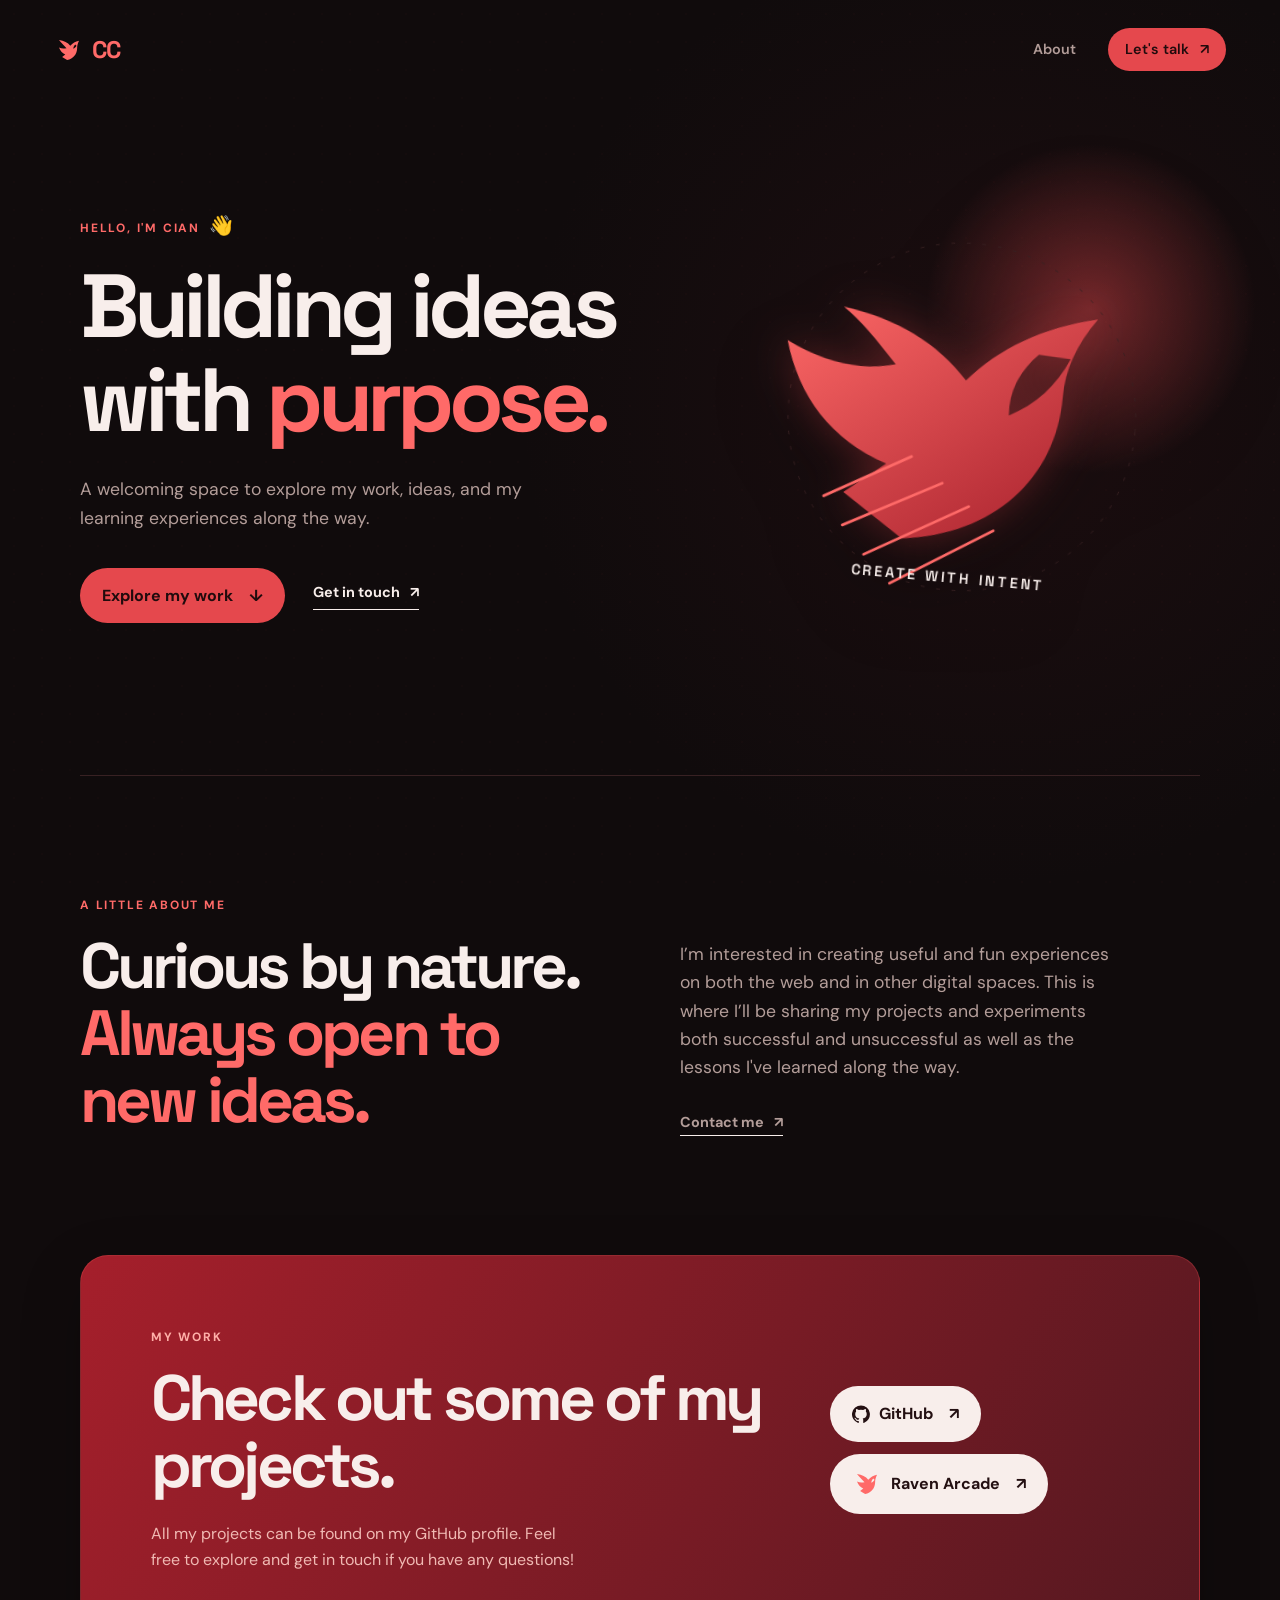
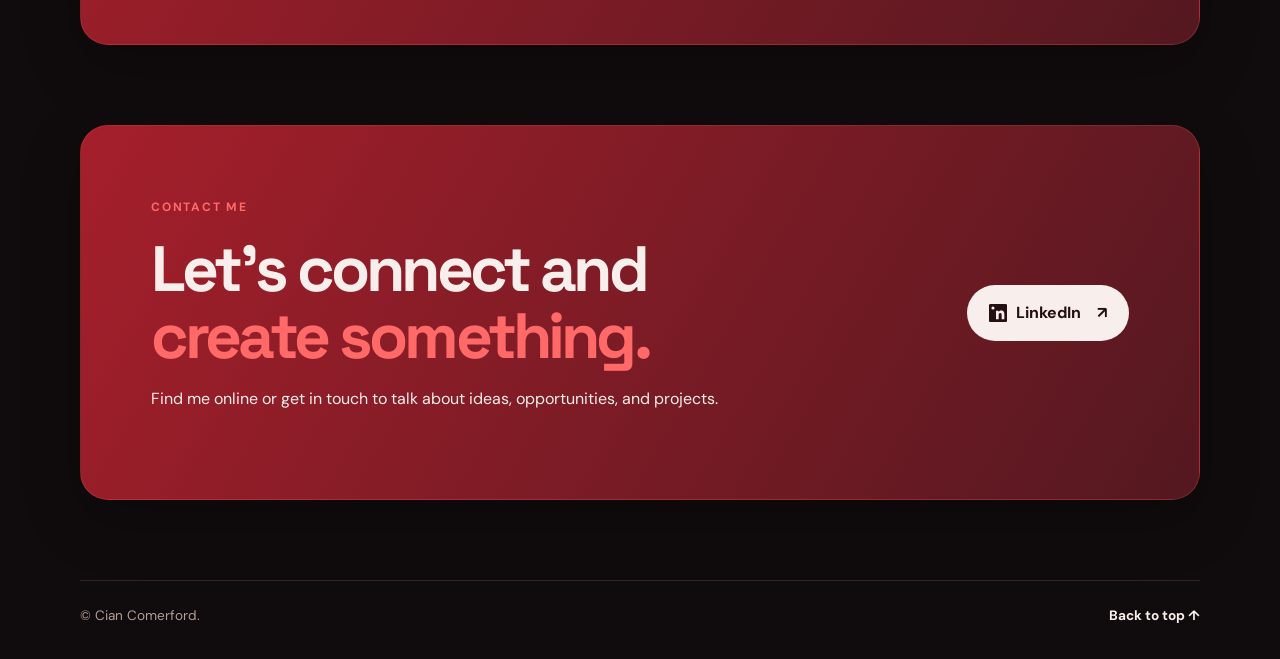
<file: index.html>
<!DOCTYPE html>
<html lang="en">
<head>
	<meta charset="UTF-8">
	<meta name="viewport" content="width=device-width, initial-scale=1.0">
	<meta name="description" content="Cian Comerford's portfolio and contact page.">
		<link rel="preconnect" href="https://fonts.googleapis.com">
	<link rel="preconnect" href="https://fonts.gstatic.com" crossorigin>
	<link href="https://fonts.googleapis.com/css2?family=DM+Sans:wght@400;500;600;700&family=Space+Grotesk:wght@500;600;700&display=swap" rel="stylesheet">
	<link rel="stylesheet" href="/static/home/css/styles.css">
	<script src="/static/home/js/main.js" defer></script>
	<title>Cian Comerford | Portfolio</title>
</head>
<body id="top">
	<header class="site-header">
		<a class="logo" href="#top" aria-label="Cian Comerford home">
			<svg class="raven-logo" viewBox="0 0 48 48" aria-hidden="true">
				<path d="M8 8c8 1 14 4 18 9 4-4 8-7 14-8-2 4-3 8-3 12 0 9-6 17-16 19l-8-5 5-4c-5-2-8-6-10-11 4 2 8 2 12 1-4-4-8-8-12-13Zm26 7c-2 2-3 4-3 7 2-1 4-3 5-5l-2-2Z"/>
			</svg>
			<span>CC</span>
		</a>
		<button class="menu-toggle" type="button" aria-expanded="false" aria-controls="site-nav">
			<span></span><span></span><span></span>
			<span class="sr-only">Toggle navigation</span>
		</button>
		<nav id="site-nav" class="site-nav" aria-label="Main navigation">
			<a href="#about">About</a>
			<a class="nav-cta" href="#contact">Let's talk <span aria-hidden="true">↗</span></a>
		</nav>
	</header>

	<main>
		<section class="hero section-wrap">
			<div class="hero-copy">
				<p class="eyebrow">Hello, I'm Cian <span class="wave" aria-hidden="true">👋</span></p>
				<h1>Building ideas with <em>purpose.</em></h1>
				<p class="hero-text">A welcoming space to explore my work, ideas, and my learning experiences along the way.</p>
				<div class="hero-actions">
					<a class="button button-primary" href="#about">Explore my work <span aria-hidden="true">↓</span></a>
					<a class="text-link" href="#contact">Get in touch <span aria-hidden="true">↗</span></a>
				</div>
			</div>
			<svg class="hero-illustration" viewBox="0 0 520 520" role="img" aria-label="Abstract raven illustration">
				<defs>
					<linearGradient id="raven-glow" x1="0%" y1="0%" x2="100%" y2="100%">
						<stop offset="0%" stop-color="#ff6a68"/>
						<stop offset="100%" stop-color="#a51f2b"/>
					</linearGradient>
					<radialGradient id="raven-halo">
						<stop offset="0%" stop-color="#e5484d" stop-opacity=".45"/>
						<stop offset="100%" stop-color="#e5484d" stop-opacity="0"/>
					</radialGradient>
				</defs>
				<circle class="illustration-halo" cx="390" cy="130" r="180" fill="url(#raven-halo)"/>
				<circle class="illustration-ring" cx="260" cy="260" r="190"/>
				<path class="illustration-raven" fill="url(#raven-glow)" d="M121 151c59 8 106 31 140 69 33-38 78-65 138-79-21 29-31 58-31 88 0 89-62 157-162 169l-68-45 44-35c-62-20-102-65-119-125 45 22 84 26 120 16-23-25-44-46-62-58Zm217 34c-20 20-29 43-27 69 28-14 49-37 62-67l-35-2Z"/>
				<path class="illustration-feather" d="m117 359 92-51m-69 81 105-55m-79 85 110-62m-79 91 108-67" />
				<text class="illustration-label" x="260" y="442" text-anchor="middle">CREATE WITH INTENT</text>
			</svg>
		</section>

		<section id="about" class="content-section section-wrap reveal">
			<div class="section-heading">
				<p class="eyebrow">A little about me</p>
				<h2>Curious by nature.<br><em>Always open to new ideas.</em></h2>
			</div>
			<div class="section-body">
				<p>I’m interested in creating useful and fun experiences on both the web and in other digital spaces. This is where I’ll be sharing my projects and experiments both successful and unsuccessful as well as the lessons I've learned along the way.</p>
				<a class="text-link" href="#contact">Contact me <span aria-hidden="true">↗</span></a>
			</div>
		</section>
		<section id="work" class="work-section section-wrap reveal">
			<div>
				<p class="eyebrow">My Work</p>
				<h2>Check out some of my projects.</h2>
				<p class="work-copy">All my projects can be found on my GitHub profile. Feel free to explore and get in touch if you have any questions!</p>
			</div>
			<div class="work-links">
				<a class="button button-light" href="https://github.com/ciancomerford21-spec" target="_blank" rel="noopener noreferrer">
					<svg class="social-icon" viewBox="0 0 24 24" aria-hidden="true"><path d="M12 .5a12 12 0 0 0-3.79 23.39c.6.11.82-.26.82-.58v-2.05c-3.34.73-4.04-1.61-4.04-1.61-.55-1.39-1.34-1.76-1.34-1.76-1.09-.75.08-.74.08-.74 1.2.08 1.83 1.23 1.83 1.23 1.07 1.83 2.8 1.3 3.48.99.11-.77.42-1.3.76-1.6-2.67-.3-5.47-1.33-5.47-5.93 0-1.31.47-2.38 1.23-3.22-.12-.3-.53-1.52.12-3.17 0 0 1-.32 3.3 1.23a11.5 11.5 0 0 1 6 0c2.3-1.55 3.3-1.23 3.3-1.23.65 1.65.24 2.87.12 3.17.77.84 1.23 1.91 1.23 3.22 0 4.61-2.8 5.62-5.48 5.92.43.37.81 1.1.81 2.22v3.29c0 .32.22.69.83.57A12 12 0 0 0 12 .5Z"/></svg>
					GitHub <span aria-hidden="true">↗</span>
				</a>
				<a class="button button-light" href="https://cianie.pythonanywhere.com/" target="_blank" rel="noopener noreferrer">
					<svg class="raven-logo" viewBox="0 0 48 48" aria-hidden="true">
				<path d="M8 8c8 1 14 4 18 9 4-4 8-7 14-8-2 4-3 8-3 12 0 9-6 17-16 19l-8-5 5-4c-5-2-8-6-10-11 4 2 8 2 12 1-4-4-8-8-12-13Zm26 7c-2 2-3 4-3 7 2-1 4-3 5-5l-2-2Z"/></svg>
					Raven Arcade <span aria-hidden="true">↗</span>
				</a>
			</div>
		</section>
		<section id="contact" class="contact-section section-wrap reveal">
			<div>
				<p class="eyebrow">Contact me</p>
				<h2>Let's connect and<br><em>create something.</em></h2>
				<p class="contact-copy">Find me online or get in touch to talk about ideas, opportunities, and projects.</p>
			</div>
			<div class="contact-links">
				<a class="button button-light" href="https://www.linkedin.com/in/cian-comerford-bsc-90392124a/" target="_blank" rel="noopener noreferrer">
					<svg class="social-icon" viewBox="0 0 24 24" aria-hidden="true"><path d="M20.45 20.45h-3.56v-5.57c0-1.33-.03-3.04-1.85-3.04-1.85 0-2.14 1.45-2.14 2.94v5.67H9.34V8.99h3.42v1.56h.05c.48-.9 1.64-1.85 3.37-1.85 3.6 0 4.27 2.37 4.27 5.46v6.29ZM5.32 7.43a2.07 2.07 0 1 1 0-4.14 2.07 2.07 0 0 1 0 4.14ZM3.54 20.45H7.1V8.99H3.54v11.46ZM22.23 0H1.77C.79 0 0 .77 0 1.72v20.56C0 23.23.79 24 1.77 24h20.46c.98 0 1.77-.77 1.77-1.72V1.72C24 .77 23.21 0 22.23 0Z"/></svg>
					LinkedIn <span aria-hidden="true">↗</span>
				</a>
			</div>
		</section>
	</main>

	<footer class="site-footer section-wrap">
		<p>&copy; Cian Comerford.</p>
		<div>
			<a href="#top">Back to top ↑</a>
		</div>
	</footer>
</body>
</html>
</file>
<file: static/home/css/styles.css>
:root {
	--ink: #f8eeeb;
	--muted: #b39d99;
	--paper: #100b0c;
	--surface: #1b1113;
	--surface-raised: #241618;
	--accent: #e5484d;
	--accent-bright: #ff6a68;
	--accent-deep: #a51f2b;
	--line: #382123;
	--shadow: #00000070;
}

* { box-sizing: border-box; }
html { scroll-behavior: smooth; }
body {
	background:
		radial-gradient(circle at 78% 18%, #651d2626 0, transparent 30rem),
		var(--paper);
	color: var(--ink);
	font-family: "DM Sans", sans-serif;
	line-height: 1.6;
	margin: 0;
	overflow-x: hidden;
}
body::before {
	background-image: radial-gradient(#ff6a680d 1px, transparent 1px);
	background-size: 28px 28px;
	content: "";
	inset: 0;
	opacity: .35;
	pointer-events: none;
	position: fixed;
	z-index: -1;
}
a { color: inherit; text-decoration: none; }
.section-wrap { margin: 0 auto; width: min(1120px, calc(100% - 48px)); }
.site-header {
	align-items: center;
	display: flex;
	justify-content: space-between;
	margin: 0 auto;
	padding: 28px 24px;
	width: min(1220px, 100%);
}
.logo {
	align-items: center;
	display: inline-flex;
	gap: 8px;
	font: 700 1.5rem/1 "Space Grotesk", sans-serif;
	letter-spacing: -.06em;
}
.raven-logo { fill: var(--accent-bright); height: 30px; width: 30px; }
.logo span, em { color: var(--accent-bright); font-style: normal; }
.site-nav { align-items: center; display: flex; gap: 32px; }
.site-nav a {
	color: var(--muted);
	font-size: .9rem;
	font-weight: 600;
	transition: color .2s, transform .2s;
}
.site-nav a:hover, .site-nav a.active { color: var(--ink); }
.site-nav a:hover { transform: translateY(-2px); }
.nav-cta {
	background: var(--accent);
	border-radius: 999px;
	color: #210b0d !important;
	padding: 10px 17px;
}
.nav-cta:hover { background: var(--accent-bright); }
.nav-cta span, .text-link span, .button span { margin-left: 7px; }
.menu-toggle {
	background: none;
	border: 0;
	cursor: pointer;
	display: none;
	padding: 8px;
}
.menu-toggle span:not(.sr-only) {
	background: var(--ink);
	display: block;
	height: 2px;
	margin: 5px 0;
	transition: transform .2s, opacity .2s;
	width: 24px;
}
.menu-toggle.open span:nth-child(1) { transform: translateY(7px) rotate(45deg); }
.menu-toggle.open span:nth-child(2) { opacity: 0; }
.menu-toggle.open span:nth-child(3) { transform: translateY(-7px) rotate(-45deg); }
.hero {
	align-items: center;
	display: grid;
	gap: 64px;
	grid-template-columns: 1fr .82fr;
	min-height: 630px;
	padding: 80px 0 120px;
}
.eyebrow {
	color: var(--accent-bright);
	font-size: .75rem;
	font-weight: 700;
	letter-spacing: .15em;
	margin: 0 0 18px;
	text-transform: uppercase;
}
.wave { display: inline-block; font-size: 1.2rem; margin-left: 4px; }
h1, h2 {
	font-family: "Space Grotesk", sans-serif;
	letter-spacing: -.06em;
	line-height: 1.05;
	margin: 0;
}
h1 { font-size: clamp(3.5rem, 7vw, 6.3rem); max-width: 760px; }
h2 { font-size: clamp(2.5rem, 5vw, 4.5rem); }
.hero-text {
	color: var(--muted);
	font-size: 1.1rem;
	margin: 28px 0 36px;
	max-width: 480px;
}
.hero-actions { align-items: center; display: flex; gap: 28px; }
.button {
	align-items: center;
	border-radius: 999px;
	display: inline-flex;
	font-weight: 700;
	gap: 9px;
	padding: 15px 22px;
	transition: box-shadow .2s, transform .2s, background .2s;
}
.button:hover { box-shadow: 0 12px 30px var(--shadow); transform: translateY(-3px); }
.button-primary { background: var(--accent); color: #210b0d; }
.button-primary:hover { background: var(--accent-bright); }
.social-icon { fill: currentColor; height: 18px; width: 18px; }
.text-link {
	border-bottom: 1px solid var(--ink);
	font-size: .9rem;
	font-weight: 700;
	padding-bottom: 4px;
	transition: border-color .2s, color .2s;
}
.text-link:hover { border-color: var(--accent-bright); color: var(--accent-bright); }
.hero-illustration {
	filter: drop-shadow(0 25px 35px #00000055);
	height: auto;
	overflow: visible;
	transform: rotate(5deg);
	width: 100%;
}
.illustration-halo { animation: pulse 5s ease-in-out infinite; }
.illustration-ring { fill: none; stroke: var(--line); stroke-dasharray: 4 13; stroke-width: 1; }
.illustration-raven { filter: drop-shadow(0 0 22px #e5484d55); }
.illustration-feather { fill: none; stroke: var(--accent-bright); stroke-linecap: round; stroke-width: 3; }
.illustration-label {
	fill: var(--ink);
	font: 600 16px "Space Grotesk", sans-serif;
	letter-spacing: 3px;
}
@keyframes pulse {
	0%, 100% { opacity: .7; transform: scale(1); transform-origin: 390px 130px; }
	50% { opacity: 1; transform: scale(1.08); transform-origin: 390px 130px; }
}
.content-section {
	border-top: 1px solid var(--line);
	display: grid;
	gap: 80px;
	grid-template-columns: 1fr 1fr;
	padding: 120px 0;
}
.section-heading h2 span { color: var(--muted); }
.section-body { align-self: end; color: var(--muted); max-width: 430px; }
.section-body p { font-size: 1.1rem; margin: 0 0 28px; }
.contact-section {
	align-items: center;
	background: linear-gradient(120deg, var(--accent-deep), #541820);
	border: 1px solid #ed555344;
	border-radius: 28px;
	box-shadow: 0 20px 60px #00000035;
	display: flex;
	justify-content: space-between;
	margin-bottom: 80px;
	padding: 72px 70px;
}
.work-section .eyebrow { color: #ffb0a9; }
.work-section h2 em { color: #ffd2cb; }
.work-copy { color: #f0b9b3; margin: 22px 0 0; max-width: 430px; }
.work-links { display: flex; flex-wrap: wrap; gap: 12px; }
.work-section {
	align-items: center;
	background: linear-gradient(120deg, var(--accent-deep), #541820);
	border: 1px solid #ed555344;
	border-radius: 28px;
	box-shadow: 0 20px 60px #00000035;
	display: flex;
	justify-content: space-between;
	margin-bottom: 80px;
	padding: 72px 70px;
}
.work-section .eyebrow { color: #ffb0a9; }
.work-section h2 em { color: #ffd2cb; }
.work-copy { color: #f0b9b3; margin: 22px 0 0; max-width: 430px; }
.work-links { display: flex; flex-wrap: wrap; gap: 12px; }
.button-light { background: var(--ink); color: #241012; }
.button-light:hover { background: white; }
.site-footer {
	border-top: 1px solid var(--line);
	color: var(--muted);
	display: flex;
	font-size: .85rem;
	justify-content: space-between;
	padding: 24px 0 32px;
}
.site-footer p { margin: 0; }
.site-footer a { color: var(--ink); font-weight: 700; transition: color .2s; }
.site-footer a:hover { color: var(--accent-bright); }
.site-footer div { display: flex; gap: 24px; }
.reveal {
	opacity: 0;
	transform: translateY(24px);
	transition: opacity .7s ease, transform .7s ease;
}
.reveal.visible { opacity: 1; transform: translateY(0); }
.sr-only {
	clip: rect(0, 0, 0, 0);
	height: 1px;
	margin: -1px;
	overflow: hidden;
	position: absolute;
	width: 1px;
}

@media (max-width: 700px) {
	.section-wrap { width: min(100% - 32px, 540px); }
	.site-header { padding: 22px 16px; }
	.menu-toggle { display: block; }
	.site-nav {
		background: var(--surface-raised);
		border: 1px solid var(--line);
		border-radius: 16px;
		box-shadow: 0 12px 35px var(--shadow);
		display: none;
		flex-direction: column;
		gap: 18px;
		padding: 24px;
		position: absolute;
		right: 16px;
		top: 70px;
		z-index: 2;
	}
	.site-nav.open { display: flex; }
	.hero { display: block; min-height: auto; padding: 70px 0 90px; }
	h1 { font-size: clamp(3.2rem, 16vw, 5rem); }
	.hero-illustration { margin-top: 58px; }
	.content-section { display: block; padding: 80px 0; }
	.section-body { margin-top: 36px; }
	.contact-section { align-items: flex-start; display: block; margin-bottom: 55px; padding: 45px 28px; }
	.work-section { align-items: flex-start; display: block; margin-bottom: 55px; padding: 45px 28px; }
	.contact-links { margin-top: 30px; }
	.work-links { margin-top: 30px; }
	.site-footer { display: block; }
	.site-footer div { display: block; }
	.site-footer a { display: block; margin-top: 10px; }
}

@media (prefers-reduced-motion: reduce) {
	*, *::before, *::after { scroll-behavior: auto !important; transition-duration: .01ms !important; }
}
</file>
